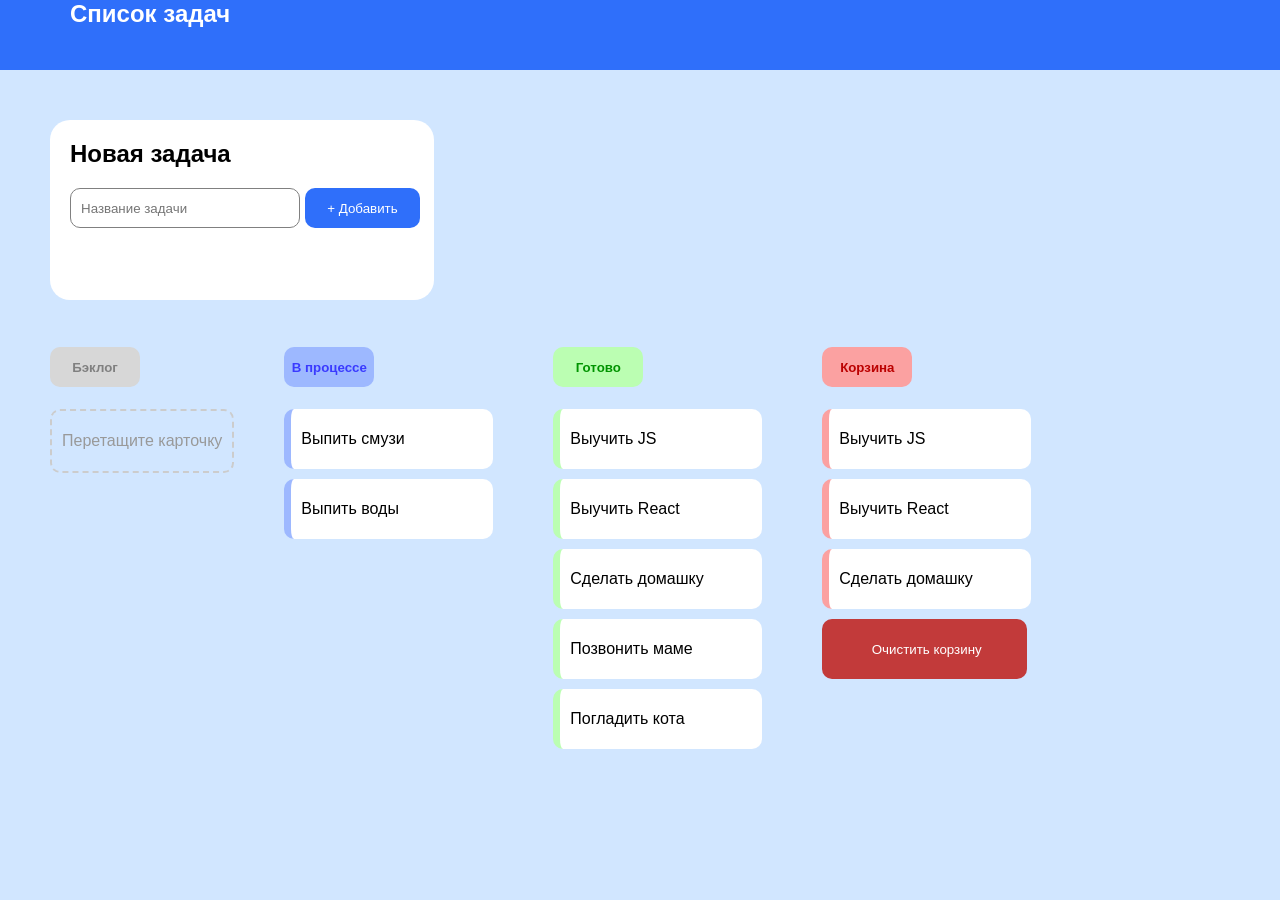
<file: index.html>
<!DOCTYPE html>
<html lang="ru">
	<head>
		<meta charset="UTF-8" />
		<meta name="viewport" content="width=device-width, initial-scale=1.0" />
		<link rel="stylesheet" href="styles.css" />
		<title>Ларионов Константин Анатольевич 09-253</title>
	</head>
	<body>
		<section class="header"></section>
		<section class="board"></section>
		<main></main>

		<script type="module" src="./src/main.js"></script>
	</body>
</html>
</file>
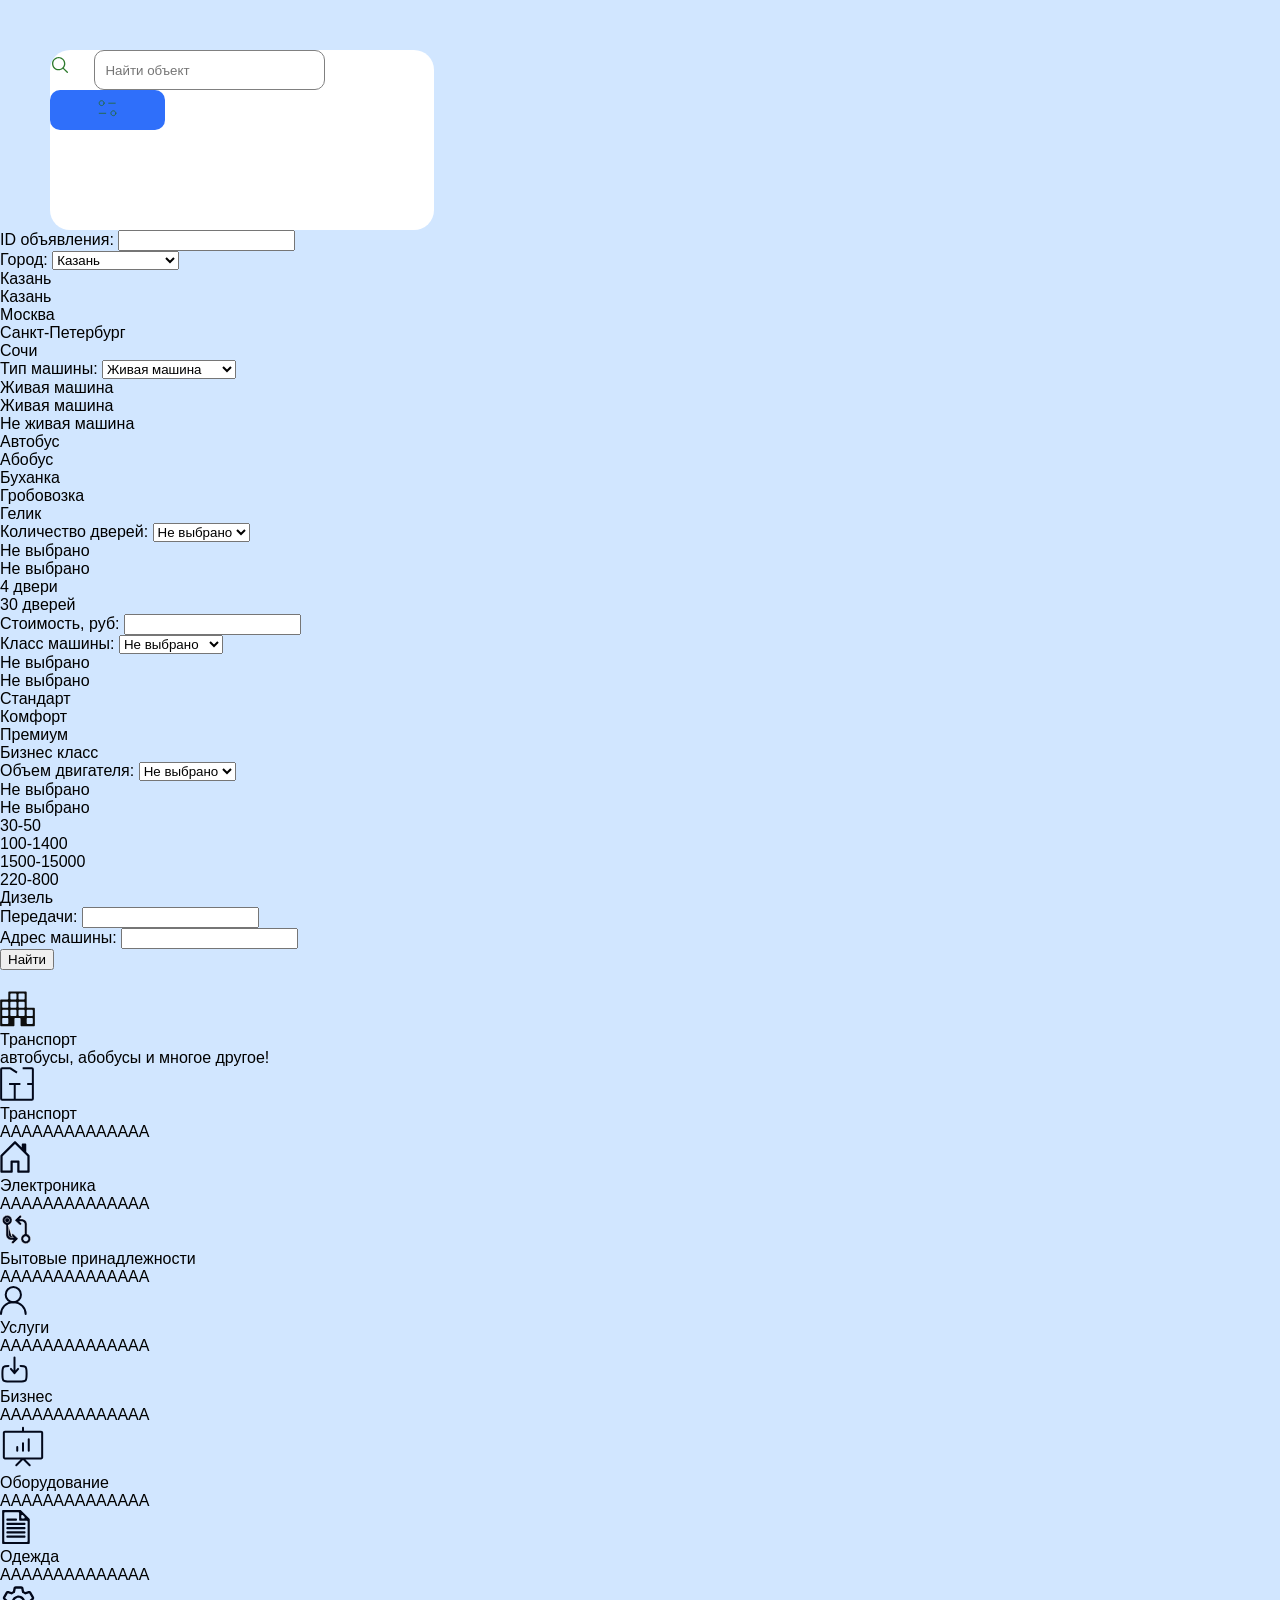
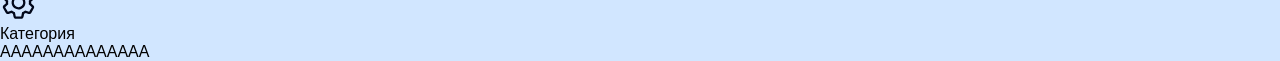
<file: mainpage.html>
<!DOCTYPE html>
<html lang="en">
<head>
    <meta charset="UTF-8">
    <meta name="viewport" content="width=device-width, initial-scale=1.0">
    <title>Document</title>
    <link rel="stylesheet" href="styles.css">
</head>
<body>
    <div id="main-page" class="main-page">

        <div id="search-container" class="search-container">
           <div class="search-form-container">
                <form id="search-form" class="search-form">
                    <svg xmlns="http://www.w3.org/2000/svg" x="0px" y="0px" width="20" height="20" viewBox="0,0,256,256">
                        <g fill="#2d7a2d" fill-rule="nonzero" stroke="none" stroke-width="1" stroke-linecap="butt" stroke-linejoin="miter" stroke-miterlimit="10" stroke-dasharray="" stroke-dashoffset="0" font-family="none" font-weight="none" font-size="none" text-anchor="none" style="mix-blend-mode: normal">
                            <g transform="scale(8.53333,8.53333)">
                                <path d="M13,3c-5.511,0 -10,4.489 -10,10c0,5.511 4.489,10 10,10c2.39651,0 4.59738,-0.85101 6.32227,-2.26367l5.9707,5.9707c0.25082,0.26124 0.62327,0.36648 0.97371,0.27512c0.35044,-0.09136 0.62411,-0.36503 0.71547,-0.71547c0.09136,-0.35044 -0.01388,-0.72289 -0.27512,-0.97371l-5.9707,-5.9707c1.41266,-1.72488 2.26367,-3.92576 2.26367,-6.32227c0,-5.511 -4.489,-10 -10,-10zM13,5c4.43012,0 8,3.56988 8,8c0,4.43012 -3.56988,8 -8,8c-4.43012,0 -8,-3.56988 -8,-8c0,-4.43012 3.56988,-8 8,-8z"></path>
                            </g>
                        </g>
                    </svg>
                    <input type="text" id="search" placeholder="Найти объект" required>
                    <button type="button" id="toggle-filters-btn" class="filter-btn">
                        <svg width="19" height="17" viewBox="0 0 19 17" fill="none" xmlns="http://www.w3.org/2000/svg">
                            <path d="M7.76057 13.2843H1.19733" stroke="#26693D" stroke-width="0.909091" stroke-linecap="round" stroke-linejoin="round"/>
                            <path d="M10.688 3.18788H17.2512" stroke="#26693D" stroke-width="0.909091" stroke-linecap="round" stroke-linejoin="round"/>
                            <path fill-rule="evenodd" clip-rule="evenodd" d="M6.08987 3.13151C6.08987 1.78187 4.98762 0.6875 3.62826 0.6875C2.26891 0.6875 1.16666 1.78187 1.16666 3.13151C1.16666 4.48116 2.26891 5.57553 3.62826 5.57553C4.98762 5.57553 6.08987 4.48116 6.08987 3.13151Z" stroke="#26693D" stroke-width="0.909091" stroke-linecap="round" stroke-linejoin="round"/>
                            <path fill-rule="evenodd" clip-rule="evenodd" d="M17.8333 13.2435C17.8333 11.8938 16.7319 10.7995 15.3726 10.7995C14.0123 10.7995 12.9101 11.8938 12.9101 13.2435C12.9101 14.5931 14.0123 15.6875 15.3726 15.6875C16.7319 15.6875 17.8333 14.5931 17.8333 13.2435Z" stroke="#26693D" stroke-width="0.909091" stroke-linecap="round" stroke-linejoin="round"/>
                        </svg>
                    </button>
                </form>
           </div>
            <div id="filters-container" class="filters-container hidden">

                <div class="filter">
                    <label for="filter1">ID объявления:</label>
                    <input id="id">
                </div>

                <div class="custom-select">
                    <label for="filter2">Город:</label>
                    <select id="city">
                        <option value="1">Казань</option>
                        <option value="2">Москва</option>
                        <option value="3">Санкт-Петербург</option>
                        <option value="4">Сочи</option>
                    </select>
                </div>

                <div class="custom-select">
                    <label for="filter3">Тип машины:</label>
                    <select id="car-type">
                        <option value="1">Живая машина</option>
                        <option value="2">Не живая машина</option>
                        <option value="3">Автобус</option>
                        <option value="4">Абобус</option>
                        <option value="5">Буханка</option>
                        <option value="6">Гробовозка</option>
                        <option value="7">Гелик</option>
                    </select>
                </div>


                <div class="custom-select">
                    <label for="filter4">Количество дверей:</label>
                    <select id="door-count">
                        <option value="1">Не выбрано</option>
                        <option value="2">4 двери</option>
                        <option value="3">30 дверей</option>
                    </select>
                </div>

                <div class="filter">
                    <label for="filter5">Стоимость, руб:</label>
                    <input id="cost">
                </div>

                <div class="custom-select">
                    <label for="filter6">Класс машины:</label>
                    <select id="car-class">
                        <option value="1">Не выбрано</option>
                        <option value="2">Стандарт</option>
                        <option value="3">Комфорт</option>
                        <option value="4">Премиум</option>
                        <option value="5">Бизнес класс</option>
                    </select>
                </div>

                <div class="custom-select">
                    <label for="filter7">Объем двигателя:</label>
                    <select id="engine-volume">
                        <option value="1">Не выбрано</option>
                        <option value="2">30-50</option>
                        <option value="3">100-1400</option>
                        <option value="4">1500-15000</option>
                        <option value="5">220-800</option>
                        <option value="6">Дизель</option>
                    </select>
                </div>

                <div class="filter">
                    <label for="filter8">Передачи:</label>
                    <input id="gear">
                </div>

                <div class="filter">
                    <label for="filter9">Адрес машины:</label>
                    <input id="car-adress">
                </div>

                <button type="submit" class="search-btn">Найти</button>
            </div>
        </div>
        
        <div class="container" id="container">
            <div id="navShowInfo" class="header">
                <div class="page-description">
                    <div class="text">
                        <h1></h1>
                        <p></p>
                    </div>
                    <div class="icon">
                        <!--svg-->
                    </div>
                </div>
            </div>
    
    
            <div id="navContainer" class="nav">
    
                <div class="block" data-url="vehicle.html">
                    <div class="icon-container">
                        <svg width="35" height="36" viewBox="0 0 35 36" fill="none" xmlns="http://www.w3.org/2000/svg">
                            <path d="M1.14581 35.1478C0.593533 35.1478 0.145813 34.7 0.145813 34.1478V9.60613C0.145813 9.05383 0.593533 8.60613 1.14581 8.60613H7.3125C7.8648 8.60613 8.3125 8.15843 8.3125 7.60613V1.43945C8.3125 0.887173 8.7602 0.439453 9.3125 0.439453H25.6875C26.2398 0.439453 26.6875 0.887173 26.6875 1.43945V15.7728C26.6875 16.325 27.1352 16.7728 27.6875 16.7728H33.8541C34.4064 16.7728 34.8541 17.2205 34.8541 17.7728V34.1478C34.8541 34.7 34.4064 35.1478 33.8541 35.1478H21.5625C21.0102 35.1478 20.5625 34.7 20.5625 34.1478V27.9811C20.5625 27.4288 20.1148 26.9811 19.5625 26.9811H15.4375C14.8852 26.9811 14.4375 27.4288 14.4375 27.9811V34.1478C14.4375 34.7 13.9898 35.1478 13.4375 35.1478H1.14581ZM2.18748 32.1061C2.18748 32.6584 2.63519 33.1061 3.1875 33.1061H7.3125C7.8648 33.1061 8.3125 32.6584 8.3125 32.1061V27.9811C8.3125 27.4288 7.8648 26.9811 7.3125 26.9811H3.1875C2.63519 26.9811 2.18748 27.4288 2.18748 27.9811V32.1061ZM2.18748 23.9394C2.18748 24.4917 2.63519 24.9394 3.1875 24.9394H7.3125C7.8648 24.9394 8.3125 24.4917 8.3125 23.9394V19.8144C8.3125 19.2621 7.8648 18.8144 7.3125 18.8144H3.1875C2.63519 18.8144 2.18748 19.2621 2.18748 19.8144V23.9394ZM2.18748 15.7728C2.18748 16.325 2.63519 16.7728 3.1875 16.7728H7.3125C7.8648 16.7728 8.3125 16.325 8.3125 15.7728V11.6478C8.3125 11.0955 7.8648 10.6478 7.3125 10.6478H3.1875C2.63519 10.6478 2.18748 11.0955 2.18748 11.6478V15.7728ZM10.3541 23.9394C10.3541 24.4917 10.8019 24.9394 11.3541 24.9394H15.4791C16.0314 24.9394 16.4791 24.4917 16.4791 23.9394V19.8144C16.4791 19.2621 16.0314 18.8144 15.4791 18.8144H11.3541C10.8019 18.8144 10.3541 19.2621 10.3541 19.8144V23.9394ZM10.3541 15.7728C10.3541 16.325 10.8019 16.7728 11.3541 16.7728H15.4791C16.0314 16.7728 16.4791 16.325 16.4791 15.7728V11.6478C16.4791 11.0955 16.0314 10.6478 15.4791 10.6478H11.3541C10.8019 10.6478 10.3541 11.0955 10.3541 11.6478V15.7728ZM10.3541 7.60613C10.3541 8.15843 10.8019 8.60613 11.3541 8.60613H15.4791C16.0314 8.60613 16.4791 8.15843 16.4791 7.60613V3.48112C16.4791 2.92883 16.0314 2.48112 15.4791 2.48112H11.3541C10.8019 2.48112 10.3541 2.92883 10.3541 3.48112V7.60613ZM18.5208 23.9394C18.5208 24.4917 18.9685 24.9394 19.5208 24.9394H23.6458C24.1981 24.9394 24.6458 24.4917 24.6458 23.9394V19.8144C24.6458 19.2621 24.1981 18.8144 23.6458 18.8144H19.5208C18.9685 18.8144 18.5208 19.2621 18.5208 19.8144V23.9394ZM18.5208 15.7728C18.5208 16.325 18.9685 16.7728 19.5208 16.7728H23.6458C24.1981 16.7728 24.6458 16.325 24.6458 15.7728V11.6478C24.6458 11.0955 24.1981 10.6478 23.6458 10.6478H19.5208C18.9685 10.6478 18.5208 11.0955 18.5208 11.6478V15.7728ZM18.5208 7.60613C18.5208 8.15843 18.9685 8.60613 19.5208 8.60613H23.6458C24.1981 8.60613 24.6458 8.15843 24.6458 7.60613V3.48112C24.6458 2.92883 24.1981 2.48112 23.6458 2.48112H19.5208C18.9685 2.48112 18.5208 2.92883 18.5208 3.48112V7.60613ZM26.6875 32.1061C26.6875 32.6584 27.1352 33.1061 27.6875 33.1061H31.8125C32.3648 33.1061 32.8125 32.6584 32.8125 32.1061V27.9811C32.8125 27.4288 32.3648 26.9811 31.8125 26.9811H27.6875C27.1352 26.9811 26.6875 27.4288 26.6875 27.9811V32.1061ZM26.6875 23.9394C26.6875 24.4917 27.1352 24.9394 27.6875 24.9394H31.8125C32.3648 24.9394 32.8125 24.4917 32.8125 23.9394V19.8144C32.8125 19.2621 32.3648 18.8144 31.8125 18.8144H27.6875C27.1352 18.8144 26.6875 19.2621 26.6875 19.8144V23.9394Z" fill="#0E0E0E"/>
                        </svg>     
                    </div>
                    <div class="title">Транспорт</div>
                    <div class="description">автобусы, абобусы и многое другое!</div>
                </div>
    
                <div class="block" data-url="404.html">
                    <div class="icon-container">
                        <svg width="34" height="34" viewBox="0 0 34 34" fill="none" xmlns="http://www.w3.org/2000/svg">
                            <path d="M22.6667 1.13333H31.8667C32.419 1.13333 32.8667 1.58105 32.8667 2.13333V31.8667C32.8667 32.4189 32.419 32.8667 31.8667 32.8667H2.13336C1.58108 32.8667 1.13336 32.4189 1.13336 31.8667V2.13333C1.13336 1.58105 1.58108 1.13333 2.13336 1.13333H9.89725C10.0947 1.13333 10.2877 1.19177 10.452 1.30128L17 5.66666M14.7334 32.8667V17M9.0667 17H20.4M27.2 17H32.8667" stroke="#02081A" stroke-width="2"/>
                        </svg>   
                    </div>
                    <div class="title">Транспорт</div>
                    <div class="description">АААААААААААААА</div>
                </div>
    
                <div class="block" data-url="404.html">
                    <div class="icon-container">
                        <svg width="30" height="32" viewBox="0 0 30 32" fill="none" xmlns="http://www.w3.org/2000/svg">
                            <path d="M15.7965 0.578497C15.692 0.47373 15.5679 0.390608 15.4312 0.333894C15.2945 0.277179 15.148 0.247986 15 0.247986C14.852 0.247986 14.7055 0.277179 14.5688 0.333894C14.4321 0.390608 14.308 0.47373 14.2035 0.578497L0.703502 14.0785C0.599098 14.1832 0.516347 14.3074 0.459981 14.4441C0.403614 14.5807 0.374738 14.7272 0.375002 14.875V30.625C0.375002 30.9234 0.493528 31.2095 0.704507 31.4205C0.915485 31.6315 1.20163 31.75 1.5 31.75H11.625C11.9234 31.75 12.2095 31.6315 12.4205 31.4205C12.6315 31.2095 12.75 30.9234 12.75 30.625V21.625H17.25V30.625C17.25 30.9234 17.3685 31.2095 17.5795 31.4205C17.7905 31.6315 18.0766 31.75 18.375 31.75H28.5C28.7984 31.75 29.0845 31.6315 29.2955 31.4205C29.5065 31.2095 29.625 30.9234 29.625 30.625V14.875C29.6253 14.7272 29.5964 14.5807 29.54 14.4441C29.4837 14.3074 29.4009 14.1832 29.2965 14.0785L26.25 11.0342V3.625C26.25 3.32663 26.1315 3.04048 25.9205 2.8295C25.7095 2.61852 25.4234 2.5 25.125 2.5H22.875C22.5766 2.5 22.2905 2.61852 22.0795 2.8295C21.8685 3.04048 21.75 3.32663 21.75 3.625V6.53425L15.7965 0.578497ZM2.625 29.5V15.3407L15 2.96575L27.375 15.3407V29.5H19.5V20.5C19.5 20.2016 19.3815 19.9155 19.1705 19.7045C18.9595 19.4935 18.6734 19.375 18.375 19.375H11.625C11.3266 19.375 11.0405 19.4935 10.8295 19.7045C10.6185 19.9155 10.5 20.2016 10.5 20.5V29.5H2.625Z" fill="#02081A"/>
                        </svg>      
                    </div>
                    <div class="title">Электроника</div>
                    <div class="description">АААААААААААААА</div>
                </div>
    
                <div class="block" data-url="404.html">
                    <div class="icon-container">
                        <svg width="33" height="33" viewBox="0 0 33 33" fill="none" xmlns="http://www.w3.org/2000/svg">
                            <path d="M8.51562 11.9564L8.69065 11.9014C9.80941 11.5497 10.7653 10.8091 11.3852 9.8136C12.0051 8.81812 12.2482 7.63357 12.0703 6.47441C11.8924 5.31524 11.3053 4.25809 10.4154 3.49432C9.52546 2.73055 8.39148 2.31066 7.21875 2.31066C6.04602 2.31066 4.91204 2.73055 4.02211 3.49432C3.13219 4.25809 2.54514 5.31524 2.36724 6.47441C2.18934 7.63357 2.43235 8.81812 3.05228 9.8136C3.67221 10.8091 4.62808 11.5497 5.74684 11.9014L5.92187 11.9564V12.1399V21.6563C5.92187 23.0942 6.49311 24.4733 7.50991 25.4901C8.5267 26.5069 9.90578 27.0781 11.3437 27.0781H12.6411H13.2446L12.8178 27.5049L11.8485 28.4743L11.8455 28.4773L11.8455 28.4773C11.7216 28.5969 11.6229 28.7401 11.555 28.8983C11.4871 29.0566 11.4514 29.2268 11.45 29.399C11.4486 29.5712 11.4815 29.7419 11.5468 29.9013C11.6121 30.0606 11.7084 30.2054 11.8303 30.3271C11.9521 30.4488 12.0969 30.545 12.2563 30.6102L12.1618 30.8416L12.2563 30.6102C12.4157 30.6753 12.5865 30.708 12.7587 30.7065C12.9309 30.7049 13.1011 30.669 13.2593 30.601C13.4175 30.533 13.5605 30.4341 13.6801 30.3102L13.6832 30.307L13.6832 30.307L17.2926 26.6976L18.2089 25.7813L17.2926 24.8649L13.6832 21.2555L13.6825 21.2548C13.5625 21.1337 13.4197 21.0376 13.2624 20.9721C13.105 20.9065 12.9363 20.8728 12.7658 20.8728C12.5954 20.8728 12.4267 20.9065 12.2693 20.9721C12.112 21.0376 11.9692 21.1337 11.8492 21.2548L11.8486 21.2554C11.6057 21.4986 11.4693 21.8282 11.4693 22.1719C11.4693 22.5155 11.6057 22.8451 11.8485 23.0882L8.51562 11.9564ZM8.51562 11.9564V12.1399V21.6563C8.51562 23.2175 9.78255 24.4844 11.3437 24.4844H12.6411H13.2446L12.8178 24.0576L11.8486 23.0883L8.51562 11.9564ZM19.3168 2.69304L19.3169 2.69315L19.3229 2.68669C19.4416 2.55928 19.5848 2.45708 19.7439 2.3862C19.903 2.31531 20.0747 2.2772 20.2488 2.27413C20.423 2.27106 20.5959 2.30309 20.7574 2.36831C20.9189 2.43354 21.0656 2.53062 21.1887 2.65377C21.3119 2.77692 21.409 2.92361 21.4742 3.0851L21.7034 2.9925L21.4742 3.0851C21.5394 3.24658 21.5715 3.41955 21.5684 3.59368C21.5653 3.76781 21.5272 3.93954 21.4563 4.09862C21.3854 4.25771 21.2832 4.40088 21.1558 4.51961L21.1557 4.5195L21.1495 4.52574L20.1801 5.49511L19.7533 5.92189H20.3569H21.6562C23.0942 5.92189 24.4733 6.49312 25.4901 7.50992C26.5069 8.52672 27.0781 9.90579 27.0781 11.3438V20.8601V21.0436L27.2532 21.0986C28.3719 21.4503 29.3278 22.1909 29.9477 23.1864C30.5676 24.1819 30.8107 25.3665 30.6328 26.5256C30.4549 27.6848 29.8678 28.7419 28.9779 29.5057C28.088 30.2695 26.954 30.6894 25.7812 30.6894C24.6085 30.6894 23.4745 30.2695 22.5846 29.5057C21.6947 28.7419 21.1076 27.6848 20.9297 26.5256C20.7518 25.3665 20.9949 24.1819 21.6148 23.1864C22.2347 22.1909 23.1906 21.4503 24.3093 21.0986L24.4844 21.0436V20.8601V11.3438C24.4844 9.78257 23.2174 8.51564 21.6562 8.51564H20.3569H19.7533L20.1801 8.94241L21.1495 9.91179L21.1494 9.9119L21.1558 9.91791C21.2832 10.0366 21.3854 10.1798 21.4563 10.3389C21.5272 10.498 21.5653 10.6697 21.5684 10.8438C21.5715 11.018 21.5394 11.1909 21.4742 11.3524L21.706 11.4461L21.4742 11.3524C21.409 11.5139 21.3119 11.6606 21.1887 11.7838C21.0656 11.9069 20.9189 12.004 20.7574 12.0692C20.5959 12.1344 20.423 12.1665 20.2488 12.1634C20.0747 12.1603 19.903 12.1222 19.7439 12.0513C19.5848 11.9804 19.4416 11.8782 19.3229 11.7508L19.323 11.7507L19.3168 11.7445L15.7074 8.13511L14.7911 7.21876L15.7074 6.30241L19.3168 2.69304ZM8.85393 8.85395C9.28761 8.42027 9.53125 7.83207 9.53125 7.21876C9.53125 6.60545 9.28761 6.01726 8.85393 5.58358C8.42026 5.1499 7.83206 4.90626 7.21875 4.90626C6.60544 4.90626 6.01724 5.1499 5.58356 5.58358C5.14989 6.01726 4.90625 6.60545 4.90625 7.21876C4.90625 7.83207 5.14989 8.42027 5.58356 8.85395C6.01724 9.28762 6.60544 9.53126 7.21875 9.53126C7.83206 9.53126 8.42026 9.28762 8.85393 8.85395ZM25.7812 28.0938C26.3946 28.0938 26.9828 27.8501 27.4164 27.4164C27.8501 26.9828 28.0938 26.3946 28.0938 25.7813C28.0938 25.1679 27.8501 24.5798 27.4164 24.1461C26.9828 23.7124 26.3946 23.4688 25.7812 23.4688C25.1679 23.4688 24.5797 23.7124 24.1461 24.1461C23.7124 24.5798 23.4688 25.1679 23.4688 25.7813C23.4688 26.3946 23.7124 26.9828 24.1461 27.4164C24.5797 27.8501 25.1679 28.0938 25.7812 28.0938Z" fill="#02081A" stroke="white" stroke-width="0.5"/>
                        </svg>    
                    </div>
                    <div class="title">Бытовые принадлежности</div>
                    <div class="description">АААААААААААААА</div>
                </div>
    
                <div class="block" data-url="404.html">
                    <div class="icon-container">
                        <svg width="27" height="29" viewBox="0 0 27 29" fill="none" xmlns="http://www.w3.org/2000/svg">
                            <path d="M13.3261 16.2609C17.5403 16.2609 20.9565 12.8446 20.9565 8.63044C20.9565 4.41626 17.5403 1 13.3261 1C9.11194 1 5.69568 4.41626 5.69568 8.63044C5.69568 12.8446 9.11194 16.2609 13.3261 16.2609Z" stroke="#02081A" stroke-width="2" stroke-linecap="round" stroke-linejoin="round"/>
                            <path d="M1 28C1 22.1304 5.69565 16.2609 13.3261 16.2609C20.9565 16.2609 25.6522 22.1304 25.6522 28" stroke="#02081A" stroke-width="2" stroke-linecap="round" stroke-linejoin="round"/>
                        </svg>  
                    </div>
                    <div class="title">Услуги</div>
                    <div class="description">АААААААААААААА</div>
                </div>
    
                <div class="block" data-url="404.html">
                    <div class="icon-container">
                        <svg width="29" height="29" viewBox="0 0 29 29" fill="none" xmlns="http://www.w3.org/2000/svg">
                            <path d="M20.5417 10.8774C23.1698 10.8919 24.5932 11.0091 25.5212 11.9371C26.5833 12.9992 26.5833 14.7078 26.5833 18.125V19.3333C26.5833 22.7517 26.5833 24.4603 25.5212 25.5224C24.4603 26.5833 22.7505 26.5833 19.3333 26.5833H9.66666C6.24949 26.5833 4.5397 26.5833 3.47878 25.5224C2.41666 24.4591 2.41666 22.7517 2.41666 19.3333V18.125C2.41666 14.7078 2.41666 12.9992 3.47878 11.9371C4.40678 11.0091 5.8302 10.8919 8.45832 10.8774" stroke="#02081A" stroke-width="2" stroke-linecap="round"/>
                            <path d="M14.5 2.41666V18.125M14.5 18.125L10.875 13.8958M14.5 18.125L18.125 13.8958" stroke="#02081A" stroke-width="2" stroke-linecap="round" stroke-linejoin="round"/>
                        </svg> 
                    </div>
                    <div class="title">Бизнес</div>
                    <div class="description">АААААААААААААА</div>
                </div>
    
                <div class="block" data-url="404.html">
                    <div class="icon-container">
                        <svg width="46" height="46" viewBox="0 0 46 46" fill="none" xmlns="http://www.w3.org/2000/svg">
                            <path d="M16.2916 41.2083L23 34.5L29.7083 41.2083M23 3.83333V7.66666M17.25 23V26.8333M23 19.1667V26.8333M28.75 15.3333V26.8333M42.1666 8.81666V33.35C42.1666 33.501 42.1369 33.6506 42.0791 33.7901C42.0213 33.9296 41.9366 34.0564 41.8298 34.1632C41.723 34.27 41.5963 34.3547 41.4567 34.4125C41.3172 34.4703 41.1677 34.5 41.0166 34.5H4.98331C4.67831 34.5 4.38581 34.3788 4.17014 34.1632C3.95447 33.9475 3.83331 33.655 3.83331 33.35V8.81666C3.83331 8.51166 3.95447 8.21916 4.17014 8.00349C4.38581 7.78782 4.67831 7.66666 4.98331 7.66666H41.0166C41.3216 7.66666 41.6142 7.78782 41.8298 8.00349C42.0455 8.21916 42.1666 8.51166 42.1666 8.81666Z" stroke="#02081A" stroke-width="2" stroke-linecap="round" stroke-linejoin="round"/>
                        </svg>
                    </div>
                    <div class="title">Оборудование</div>
                    <div class="description">АААААААААААААА</div>
                </div>
    
                <div class="block" data-url="404.html">
                    <div class="icon-container">
                        <svg width="34" height="34" viewBox="0 0 34 34" fill="none" xmlns="http://www.w3.org/2000/svg">
                            <path d="M29.4571 8.82136C29.6446 9.0089 29.75 9.26326 29.75 9.52847V33C29.75 33.5523 29.3023 34 28.75 34H3.125C2.57272 34 2.125 33.5523 2.125 33V1C2.125 0.447716 2.57272 0 3.125 0H20.2215C20.4867 0 20.7411 0.105357 20.9286 0.292893L29.4571 8.82136ZM21.25 7.5C21.25 8.05229 21.6977 8.5 22.25 8.5H23.7C24.5909 8.5 25.0371 7.42286 24.4072 6.79289L22.9571 5.34285C22.3271 4.71288 21.25 5.15905 21.25 6.04996V7.5ZM27.625 11.625C27.625 11.0727 27.1773 10.625 26.625 10.625H20.125C19.5727 10.625 19.125 10.1773 19.125 9.625V3.125C19.125 2.57272 18.6773 2.125 18.125 2.125H5.25C4.69772 2.125 4.25 2.57272 4.25 3.125V30.875C4.25 31.4273 4.69772 31.875 5.25 31.875H26.625C27.1773 31.875 27.625 31.4273 27.625 30.875V11.625ZM17 9.625C17 10.1773 16.5523 10.625 16 10.625H7.375C6.82272 10.625 6.375 10.1773 6.375 9.625V9.5C6.375 8.94771 6.82272 8.5 7.375 8.5H16C16.5523 8.5 17 8.94771 17 9.5V9.625ZM6.375 13.75C6.375 13.1977 6.82272 12.75 7.375 12.75H24.5C25.0523 12.75 25.5 13.1977 25.5 13.75V13.875C25.5 14.4273 25.0523 14.875 24.5 14.875H7.375C6.82272 14.875 6.375 14.4273 6.375 13.875V13.75ZM6.375 18C6.375 17.4477 6.82272 17 7.375 17H24.5C25.0523 17 25.5 17.4477 25.5 18V18.125C25.5 18.6773 25.0523 19.125 24.5 19.125H7.375C6.82272 19.125 6.375 18.6773 6.375 18.125V18ZM6.375 22.25C6.375 21.6977 6.82272 21.25 7.375 21.25H24.5C25.0523 21.25 25.5 21.6977 25.5 22.25V22.375C25.5 22.9273 25.0523 23.375 24.5 23.375H7.375C6.82272 23.375 6.375 22.9273 6.375 22.375V22.25ZM6.375 26.5C6.375 25.9477 6.82272 25.5 7.375 25.5H24.5C25.0523 25.5 25.5 25.9477 25.5 26.5V26.625C25.5 27.1773 25.0523 27.625 24.5 27.625H7.375C6.82272 27.625 6.375 27.1773 6.375 26.625V26.5Z" fill="#02081A"/>
                        </svg>
                    </div>
                    <div class="title">Одежда</div>
                    <div class="description">АААААААААААААА</div>
                </div>
    
                <div class="block" data-url="404.html">
                    <div class="icon-container">
                        <svg width="37" height="37" viewBox="0 0 37 37" fill="none" xmlns="http://www.w3.org/2000/svg">
                            <path d="M31.2187 19.3787V17.6097L33.4387 15.6672C33.848 15.3065 34.1165 14.8127 34.1969 14.2732C34.2773 13.7337 34.1644 13.1831 33.8781 12.7187L31.1494 8.09375C30.9466 7.74255 30.655 7.45085 30.304 7.24791C29.9529 7.04496 29.5546 6.93791 29.149 6.9375C28.8977 6.93557 28.6478 6.97463 28.409 7.05312L25.5994 8.00125C25.1149 7.67784 24.6088 7.3881 24.0847 7.13406L23.495 4.22031C23.3893 3.68798 23.0997 3.20979 22.6769 2.86947C22.2541 2.52914 21.7251 2.34835 21.1825 2.35875H15.7712C15.2286 2.34835 14.6996 2.52914 14.2768 2.86947C13.8541 3.20979 13.5645 3.68798 13.4587 4.22031L12.8691 7.13406C12.3418 7.38919 11.8319 7.67888 11.3428 8.00125L8.59092 7.00687C8.34961 6.944 8.09972 6.92057 7.85092 6.9375C7.4454 6.93791 7.04711 7.04496 6.69602 7.24791C6.34493 7.45085 6.05337 7.74255 5.85061 8.09375L3.12186 12.7187C2.85198 13.1824 2.75169 13.7254 2.83818 14.2549C2.92466 14.7844 3.19254 15.2673 3.59592 15.6209L5.78124 17.6212V19.3903L3.59592 21.3328C3.18114 21.6889 2.90594 22.1805 2.81915 22.7202C2.73237 23.26 2.83962 23.8131 3.12186 24.2812L5.85061 28.9062C6.05337 29.2574 6.34493 29.5491 6.69602 29.7521C7.04711 29.955 7.4454 30.0621 7.85092 30.0625C8.10224 30.0644 8.35218 30.0254 8.59092 29.9469L11.4006 28.9987C11.8851 29.3222 12.3911 29.6119 12.9153 29.8659L13.505 32.7797C13.6107 33.312 13.9003 33.7902 14.3231 34.1305C14.7459 34.4709 15.2749 34.6516 15.8175 34.6412H21.275C21.8176 34.6516 22.3466 34.4709 22.7694 34.1305C23.1922 33.7902 23.4818 33.312 23.5875 32.7797L24.1772 29.8659C24.7045 29.6108 25.2143 29.3211 25.7034 28.9987L28.5015 29.9469C28.7403 30.0254 28.9902 30.0644 29.2416 30.0625C29.6471 30.0621 30.0454 29.955 30.3965 29.7521C30.7475 29.5491 31.0391 29.2574 31.2419 28.9062L33.8781 24.2812C34.148 23.8176 34.2483 23.2745 34.1618 22.7451C34.0753 22.2156 33.8074 21.7327 33.404 21.3791L31.2187 19.3787ZM29.149 27.75L25.1831 26.4087C24.2542 27.1943 23.1932 27.8089 22.0497 28.2241L21.2287 32.375H15.7712L14.9503 28.2703C13.8157 27.8435 12.7605 27.23 11.8284 26.455L7.85092 27.75L5.12217 23.125L8.26717 20.35C8.05338 19.1531 8.05338 17.9278 8.26717 16.7309L5.12217 13.875L7.85092 9.25L11.8169 10.5912C12.7458 9.80568 13.8067 9.19106 14.9503 8.77594L15.7712 4.625H21.2287L22.0497 8.72968C23.1842 9.15646 24.2394 9.77004 25.1715 10.545L29.149 9.25L31.8778 13.875L28.7328 16.65C28.9466 17.8469 28.9466 19.0722 28.7328 20.2691L31.8778 23.125L29.149 27.75Z" fill="#02081A"/>
                            <path d="M18.5 25.4375C17.1279 25.4375 15.7866 25.0306 14.6457 24.2683C13.5049 23.506 12.6157 22.4225 12.0906 21.1549C11.5655 19.8872 11.4281 18.4923 11.6958 17.1466C11.9635 15.8008 12.6242 14.5647 13.5944 13.5944C14.5647 12.6242 15.8008 11.9635 17.1466 11.6958C18.4923 11.4281 19.8872 11.5655 21.1549 12.0906C22.4225 12.6157 23.506 13.5049 24.2683 14.6457C25.0306 15.7866 25.4375 17.1279 25.4375 18.5C25.4468 19.4136 25.2737 20.3199 24.9283 21.1658C24.583 22.0117 24.0723 22.7802 23.4262 23.4262C22.7802 24.0723 22.0117 24.583 21.1658 24.9283C20.3199 25.2737 19.4136 25.4468 18.5 25.4375ZM18.5 13.875C17.8887 13.8608 17.281 13.9707 16.7134 14.198C16.1458 14.4254 15.6303 14.7656 15.1979 15.1979C14.7656 15.6303 14.4254 16.1458 14.198 16.7134C13.9707 17.281 13.8608 17.8887 13.875 18.5C13.8608 19.1113 13.9707 19.7191 14.198 20.2866C14.4254 20.8542 14.7656 21.3697 15.1979 21.8021C15.6303 22.2344 16.1458 22.5746 16.7134 22.802C17.281 23.0293 17.8887 23.1392 18.5 23.125C19.1113 23.1392 19.7191 23.0293 20.2866 22.802C20.8542 22.5746 21.3697 22.2344 21.8021 21.8021C22.2344 21.3697 22.5746 20.8542 22.802 20.2866C23.0293 19.7191 23.1392 19.1113 23.125 18.5C23.1392 17.8887 23.0293 17.281 22.802 16.7134C22.5746 16.1458 22.2344 15.6303 21.8021 15.1979C21.3697 14.7656 20.8542 14.4254 20.2866 14.198C19.7191 13.9707 19.1113 13.8608 18.5 13.875Z" fill="#02081A"/>
                        </svg> 
                    </div>
                    <div class="title">Категория</div>
                    <div class="description">АААААААААААААА</div>
                </div>
            </div>
    
            <div id="footer-block" class="footer-block"></div>
        </div>

    </div>


    <script src="scripts/script.js"></script>
    <script src="scripts/search.js"></script>
</body>
</html>
</file>
<file: styles.css>
body {
	margin: 0;
	padding: 0;
	background-color: rgb(209, 230, 255);
	font-family: Arial, Helvetica, sans-serif;
}

header {
	display: flex;
	align-items: start;
	color: white;
	background-color: rgb(47, 111, 250);
	height: 70px;
}

header h1 {
	margin: 0;
	margin-left: 70px;
}

.board {
	display: flex;
	flex-direction: column;
}

form {
	background-color: white;
	border-radius: 20px;
	width: 30vw;
	height: 20vh;
	margin: 50px;
	margin-bottom: 0;
}

form h2 {
	margin: 20px;
}

form input {
	margin-left: 20px;
	height: 40px;
	border-radius: 10px;
	border: 1px solid gray;
	padding-left: 10px;
	width: 60%;
	box-sizing: border-box;
}

form button {
	height: 40px;
	border-radius: 10px;
	color: white;
	background-color: rgb(47, 111, 250);
	border: transparent;
	width: 30%;
	cursor: pointer;
	box-sizing: border-box;
}

.task-container {
	display: flex;
	flex-direction: row;
}

.task-container section {
	margin: 25px;
	width: calc(25vw-50px);
}

.task-container section:first-child {
	margin-left: 50px;
}

section h5 {
	display: flex;
	background-color: rgb(215, 215, 215);
	height: 40px;
	width: 80px;
	padding: 0 5px;
	align-items: center;
	justify-content: center;
	border-radius: 10px;
	color: gray;
}

section ul {
	margin: 0;
	padding: 0;
}

section ul li {
	align-items: center;
	display: flex;
	background-color: white;
	height: 60px;
	border-radius: 10px;
	padding-left: 10px;
	list-style-type: none;
	margin: 10px;
	margin-left: 0;
	width: 15vw;
	border-left: 7px solid rgb(215, 215, 215);
}

.clear-button {
	align-items: center;
	justify-content: center;
	display: flex;
	background-color: rgb(194, 58, 58);
	color: white;
	height: 60px;
	border: none;
	border-radius: 10px;
	padding-left: 10px;
	margin: 10px;
	margin-left: 0;
	width: 16vw;
	cursor: pointer;
}

.in-process h5 {
	background-color: rgb(157, 184, 255);
	color: rgb(58, 58, 255);
}

.in-process ul li {
	border-left: 7px solid rgb(157, 184, 255);
}

.done h5 {
	background-color: rgb(187, 254, 178);
	color: rgb(0, 148, 0);
}

.done ul li {
	border-left: 7px solid rgb(187, 254, 178);
}

.bucket h5 {
	background-color: rgb(251, 161, 161);
	color: rgb(187, 1, 1);
}

.bucket ul li {
	border-left: 7px solid rgb(251, 161, 161);
}

.task-empty {
	height: 60px;
	margin: 10px 0;
	background-color: transparent;
	border: 2px dashed #ccc;
	border-radius: 10px;
	text-align: center;
	line-height: 60px;
	color: #999;
	padding: 0 10px;
}
</file>
